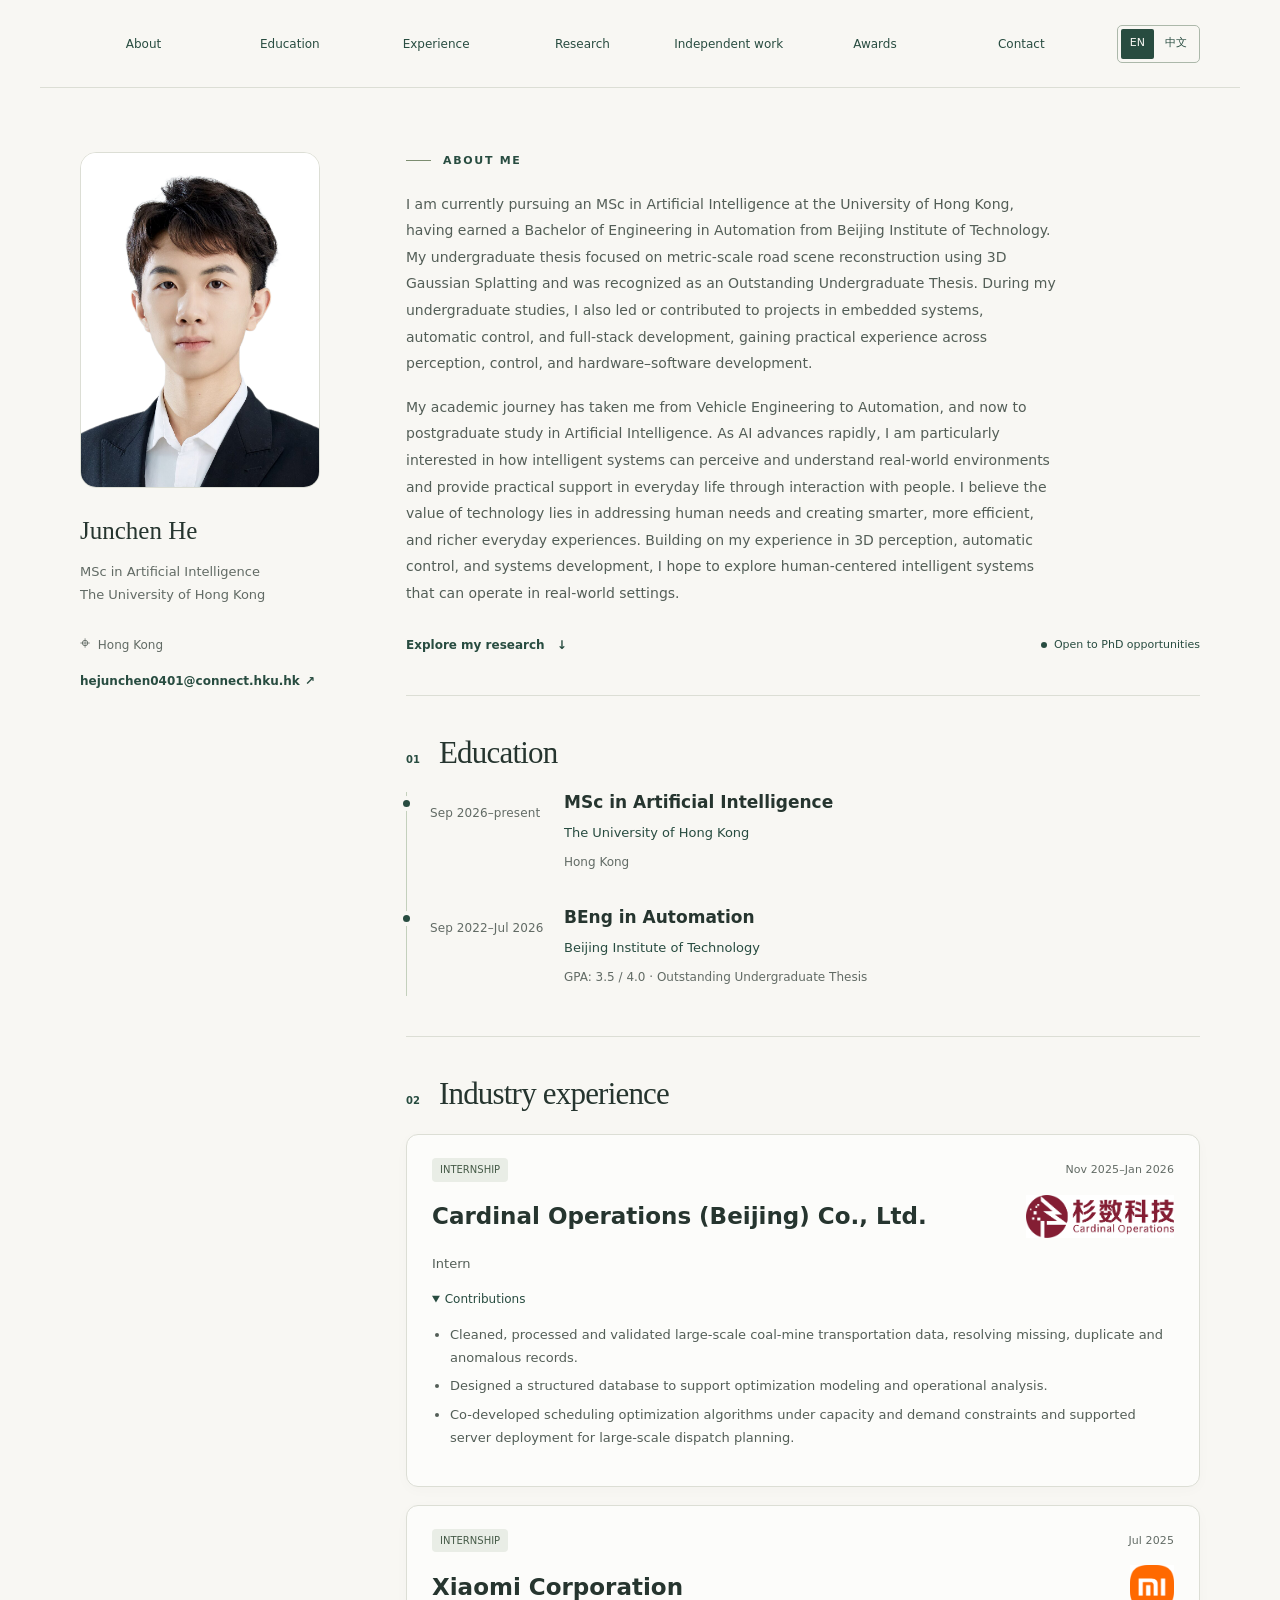
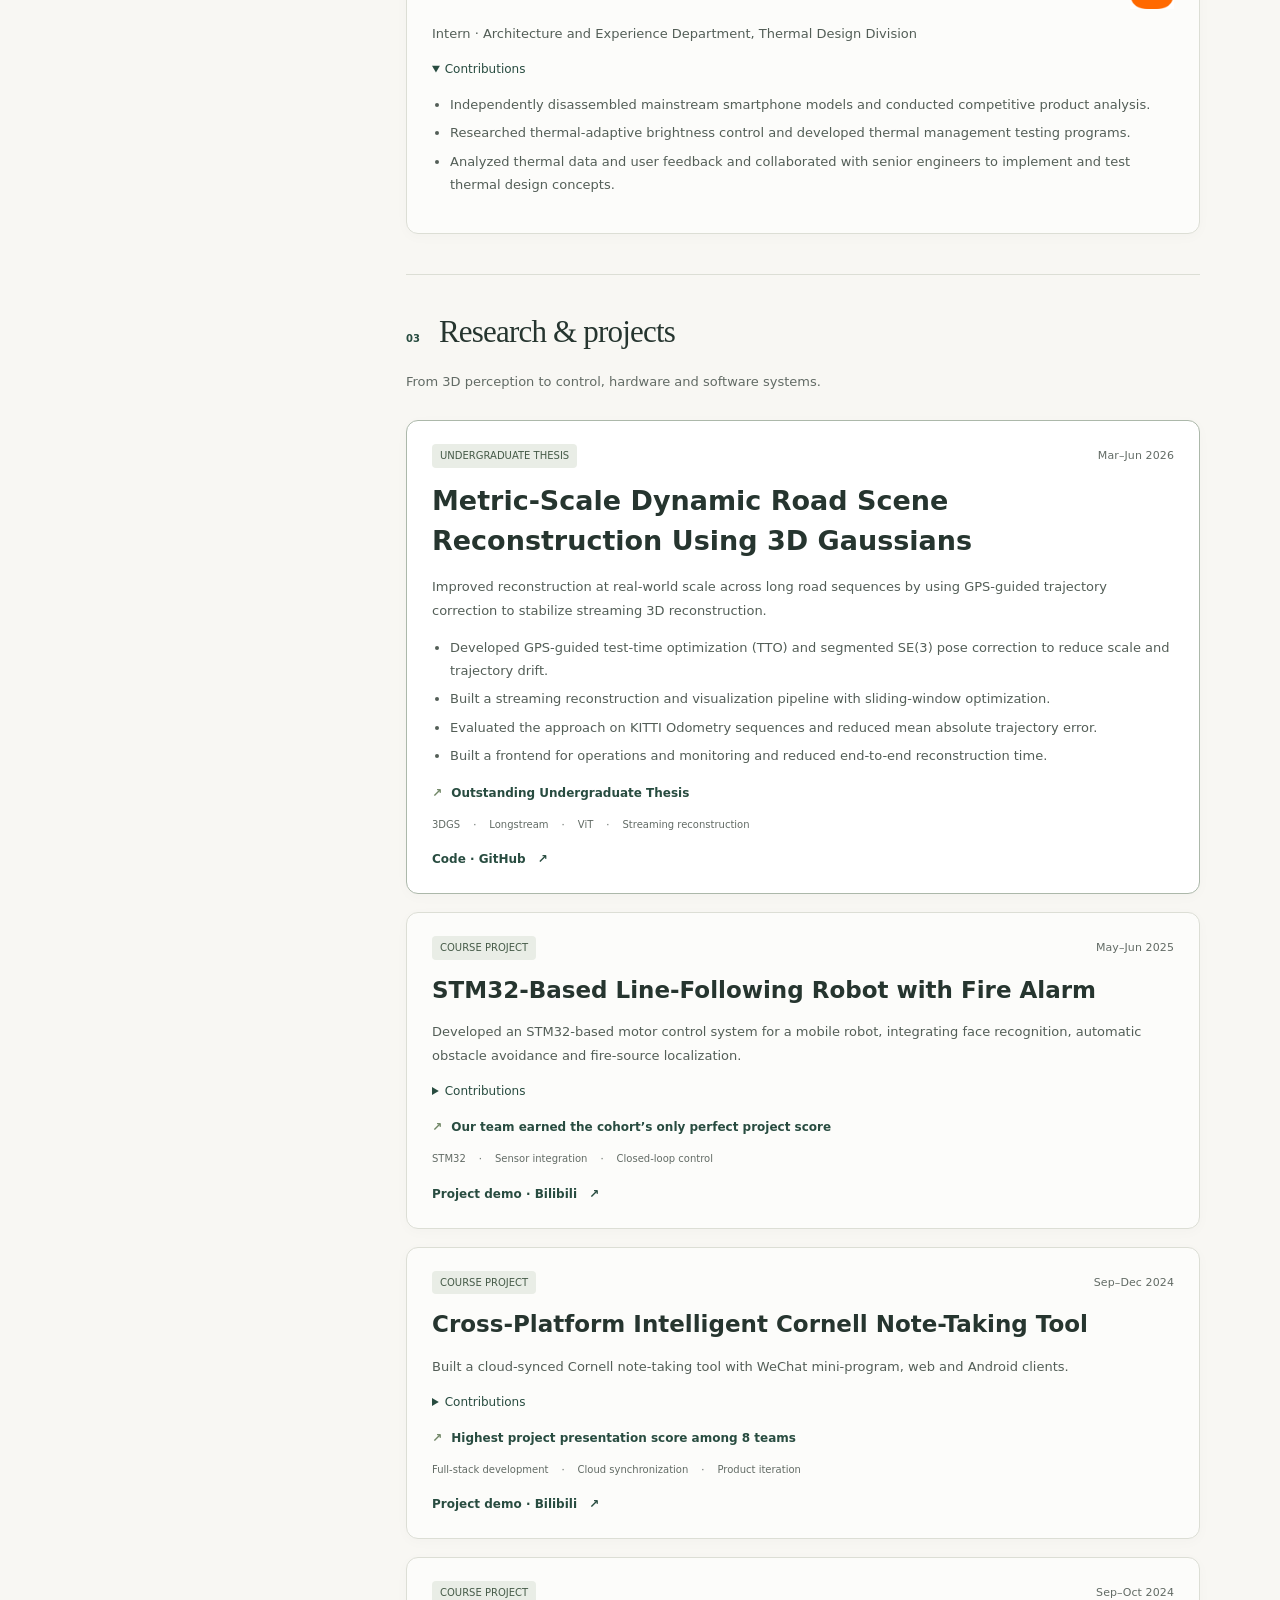
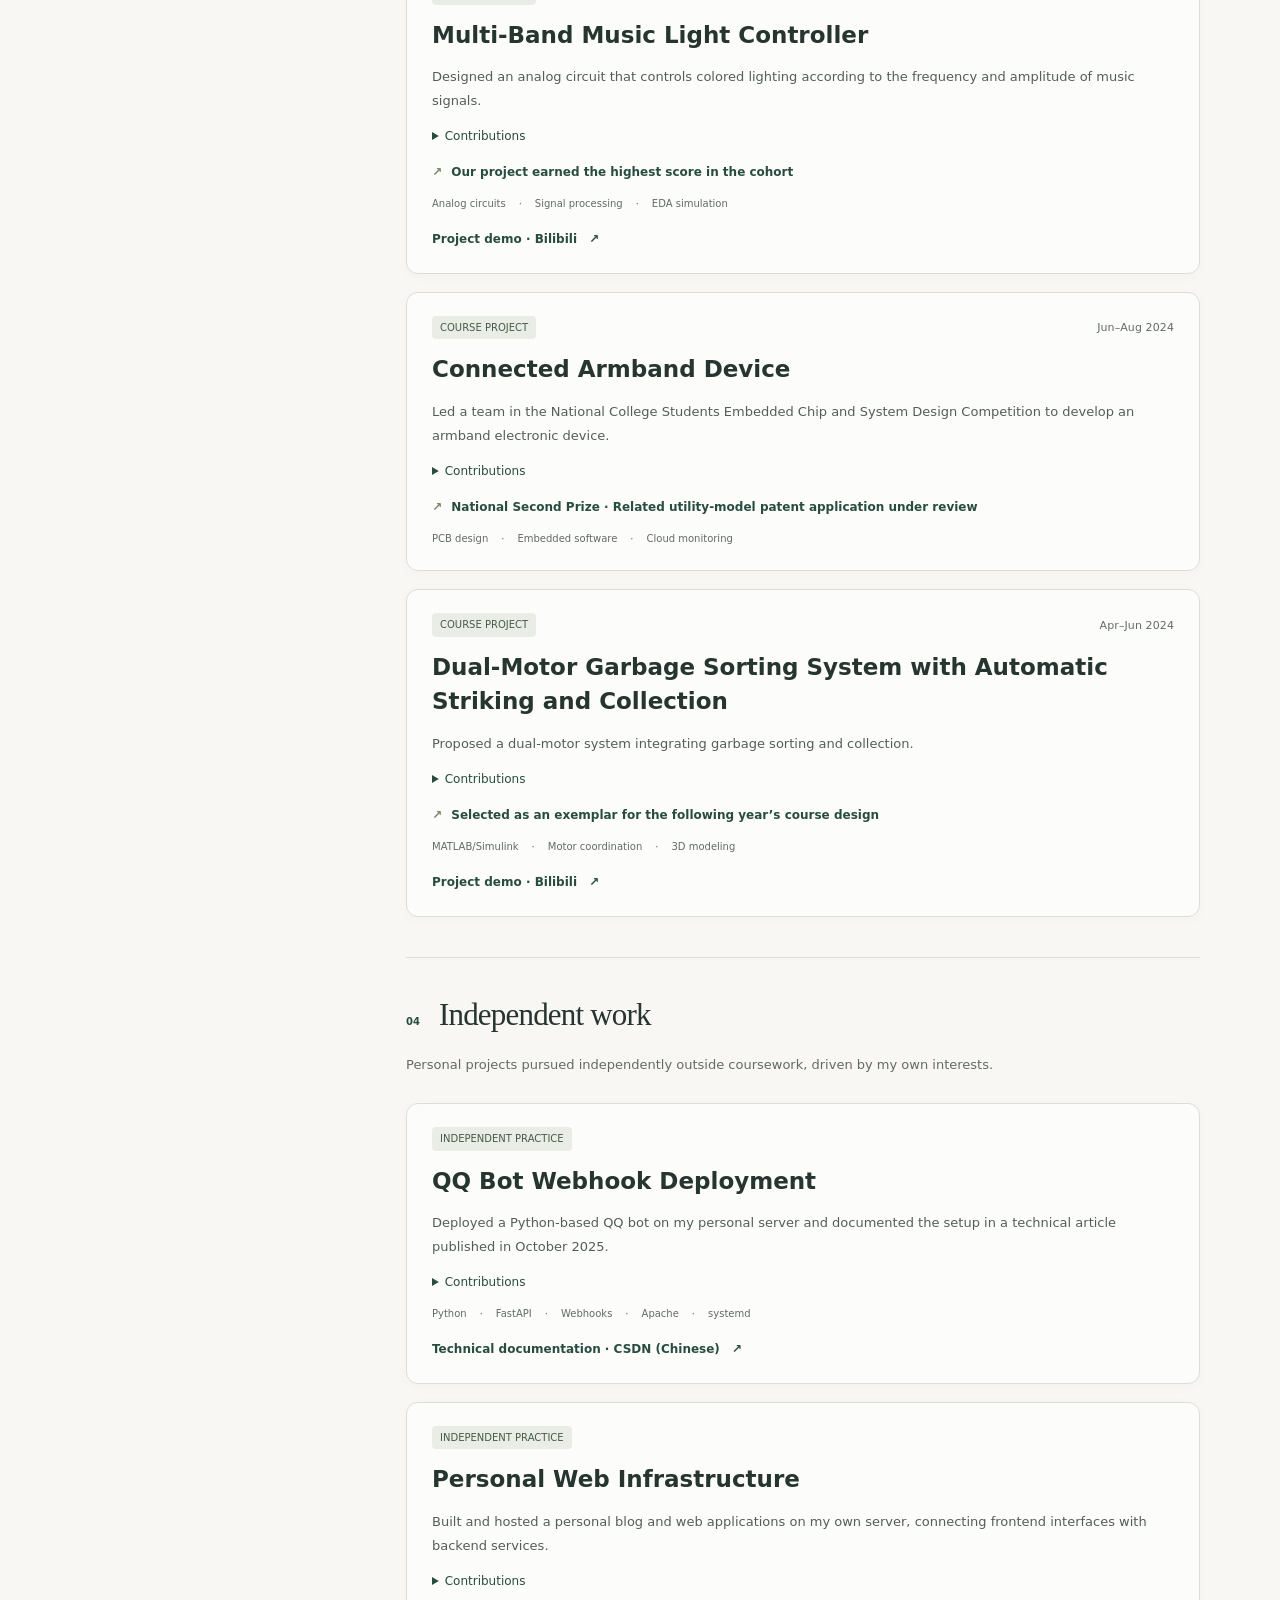
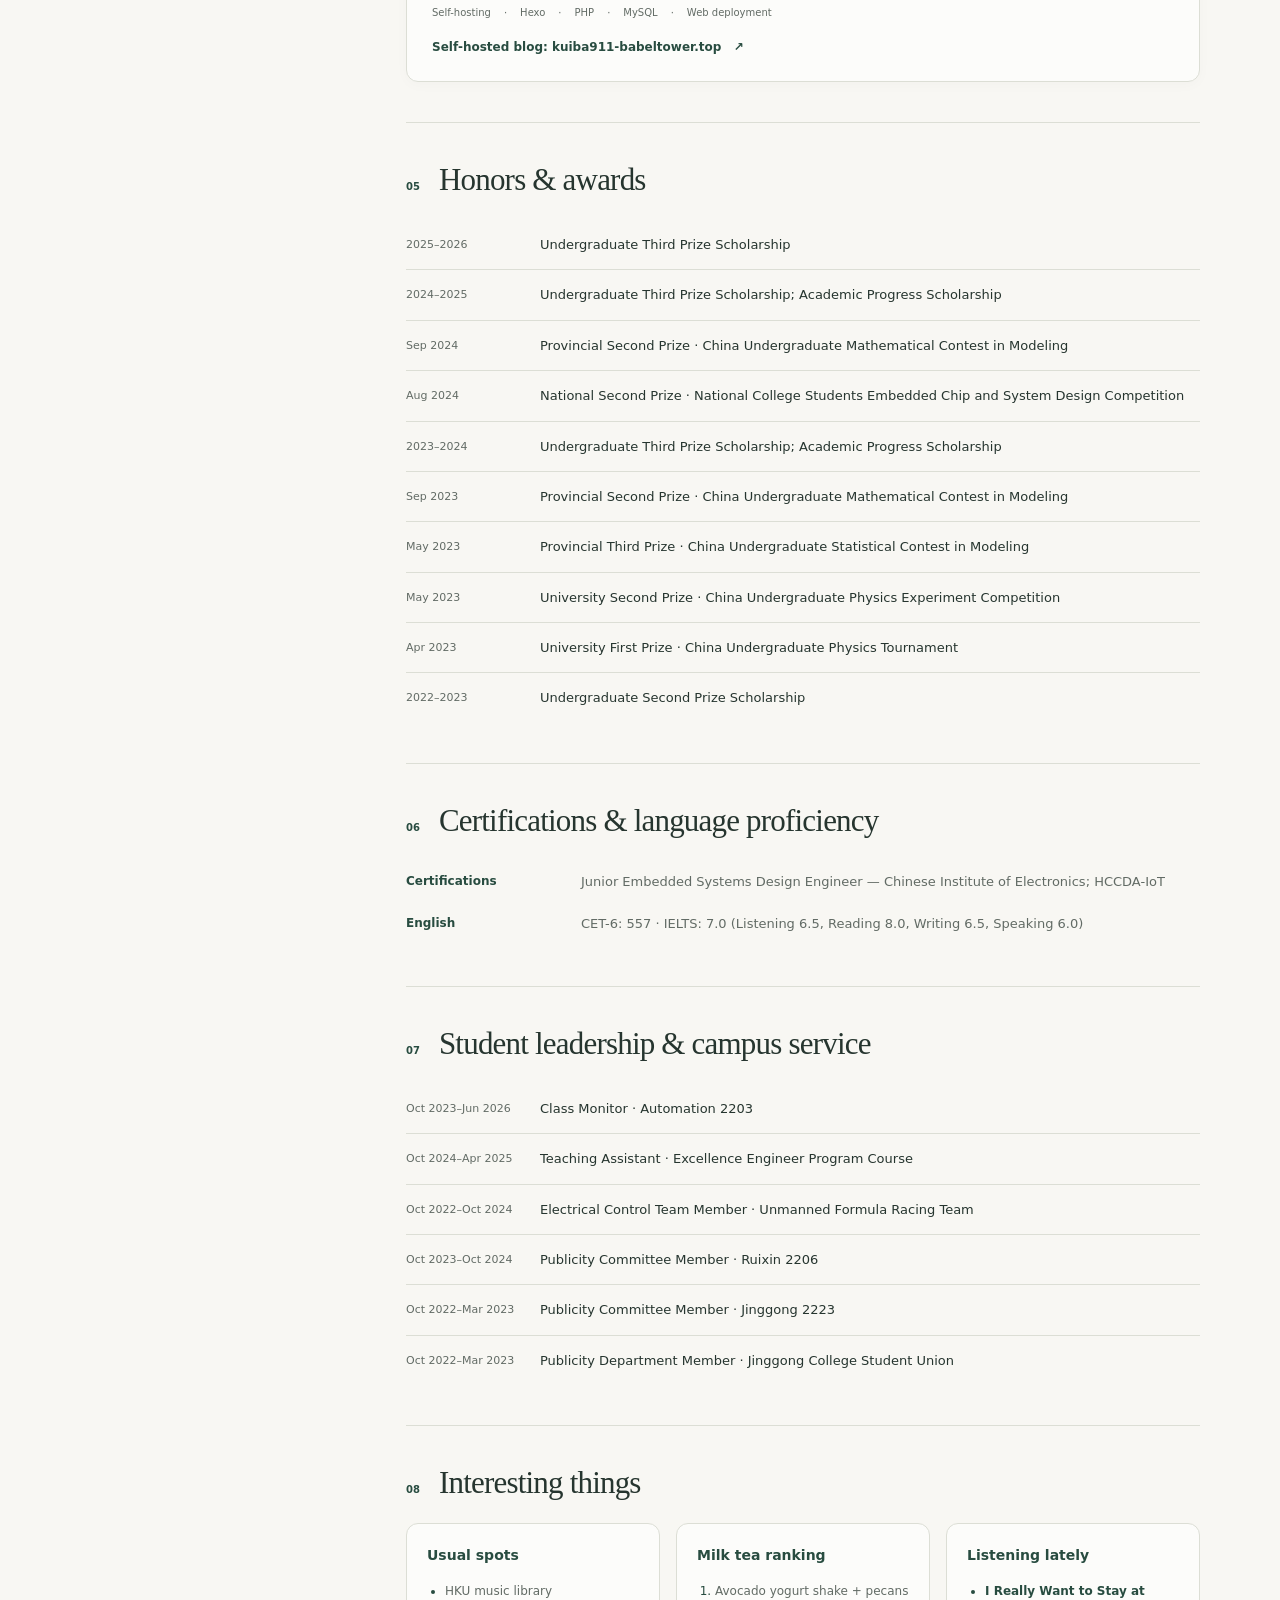
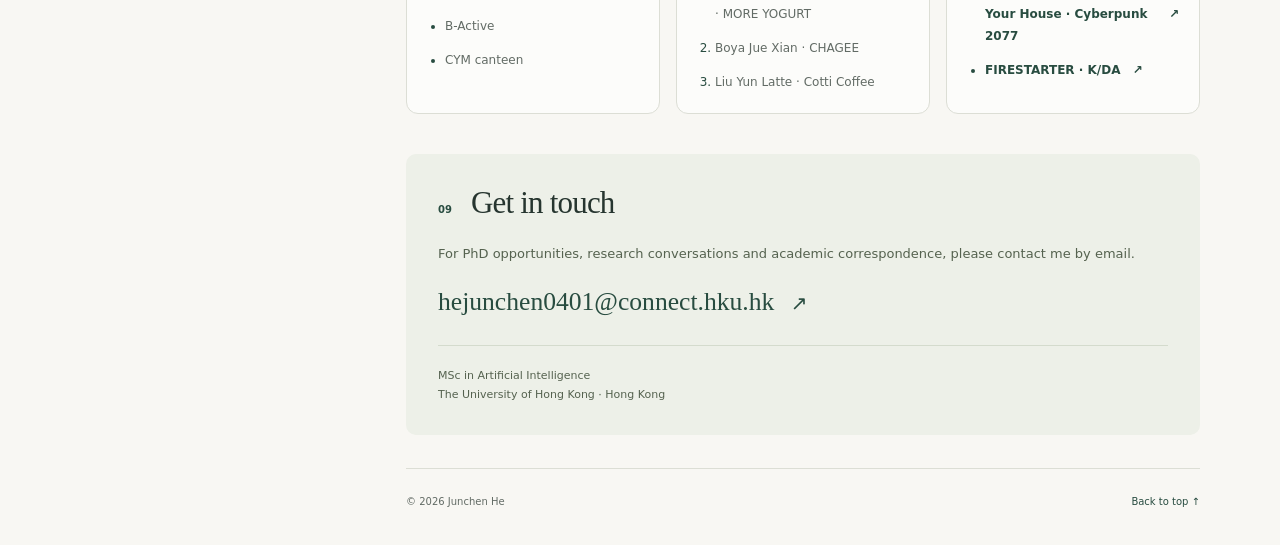
<file: index.html>
<!doctype html>
<html lang="en"><head><meta charset="utf-8"><meta name="viewport" content="width=device-width, initial-scale=1"><title>Junchen He · Research & Academic Profile</title><meta name="description" content="Junchen He, MSc in Artificial Intelligence student at HKU. Interested in spatial intelligence, embodied interaction and deployable interactive systems, with experience in 3D reconstruction and embedded engineering."><meta name="theme-color" content="#243e35"><link rel="icon" href="favicon.svg" type="image/svg+xml"><link rel="stylesheet" href="styles.css"><script defer src="content.js"></script><script defer src="render.js"></script><script defer src="site.js"></script></head>
<body id="top" data-page="home"><a class="skip-link" href="#main">Skip to content</a><header class="site-header wrap"><div id="header-content"><nav aria-label="Main navigation"><a href="#about">About</a><a href="#education">Education</a><a href="#experience">Experience</a><a href="#work">Research</a><a href="#systems">Independent work</a><a href="#awards">Awards</a><a href="#contact">Contact</a></nav></div><div class="language-switch" role="group" aria-label="Language"><button type="button" data-language="en" aria-pressed="true" lang="en">EN</button><button type="button" data-language="zh" aria-pressed="false" lang="zh-CN">中文</button></div></header><span class="sr-only" id="language-status" role="status" aria-live="polite"></span><div class="layout wrap"><aside class="profile" id="profile" aria-label="Profile at a glance"><img class="portrait" src="images/portrait.png" alt="Junchen He" width="857" height="1200" decoding="async"><p class="profile-name">Junchen He</p><p class="profile-role">MSc in Artificial Intelligence<br>The University of Hong Kong</p><p class="location"><span aria-hidden="true">⌖</span> Hong Kong</p><a class="text-link" href="mailto:hejunchen0401@connect.hku.hk">hejunchen0401@connect.hku.hk <span aria-hidden="true">↗</span></a></aside><main id="main" tabindex="-1"><section class="intro" id="about" aria-labelledby="about-heading"><h1 class="eyebrow" id="about-heading"><span class="tiny-rule" aria-hidden="true"></span>ABOUT ME</h1><p>I am currently pursuing an MSc in Artificial Intelligence at the University of Hong Kong, having earned a Bachelor of Engineering in Automation from Beijing Institute of Technology. My undergraduate thesis focused on metric-scale road scene reconstruction using 3D Gaussian Splatting and was recognized as an Outstanding Undergraduate Thesis. During my undergraduate studies, I also led or contributed to projects in embedded systems, automatic control, and full-stack development, gaining practical experience across perception, control, and hardware–software development.</p><p>My academic journey has taken me from Vehicle Engineering to Automation, and now to postgraduate study in Artificial Intelligence. As AI advances rapidly, I am particularly interested in how intelligent systems can perceive and understand real-world environments and provide practical support in everyday life through interaction with people. I believe the value of technology lies in addressing human needs and creating smarter, more efficient, and richer everyday experiences. Building on my experience in 3D perception, automatic control, and systems development, I hope to explore human-centered intelligent systems that can operate in real-world settings.</p><div class="intro-footer"><a class="text-link" href="#work">Explore my research <span aria-hidden="true">↓</span></a><span class="availability"><i aria-hidden="true"></i>Open to PhD opportunities</span></div></section><section class="section " id="education" aria-labelledby="education-heading"><div class="section-heading"><span class="section-number" aria-hidden="true">01</span><h2 id="education-heading">Education</h2></div><article class="education-entry"><p class="date">Sep 2026–present</p><div><h3>MSc in Artificial Intelligence</h3><p class="institution">The University of Hong Kong</p><p class="muted">Hong Kong</p></div></article><article class="education-entry"><p class="date">Sep 2022–Jul 2026</p><div><h3>BEng in Automation</h3><p class="institution">Beijing Institute of Technology</p><p class="muted">GPA: 3.5 / 4.0 · Outstanding Undergraduate Thesis</p></div></article></section><section class="section " id="experience" aria-labelledby="experience-heading"><div class="section-heading"><span class="section-number" aria-hidden="true">02</span><h2 id="experience-heading">Industry experience</h2></div><div class="project-list"><article class="work-entry"><div class="work-meta"><span class="tag">INTERNSHIP</span><span class="date">Nov 2025–Jan 2026</span></div><div class="experience-heading"><h3 class="project-title">Cardinal Operations (Beijing) Co., Ltd.</h3><img class="company-logo" src="images/cardinal_operations.png" alt="Cardinal Operations (Beijing) Co., Ltd." loading="lazy" decoding="async"></div><p class="work-description role-label">Intern</p><details open><summary>Contributions</summary><ul class="contributions"><li>Cleaned, processed and validated large-scale coal-mine transportation data, resolving missing, duplicate and anomalous records.</li><li>Designed a structured database to support optimization modeling and operational analysis.</li><li>Co-developed scheduling optimization algorithms under capacity and demand constraints and supported server deployment for large-scale dispatch planning.</li></ul></details></article><article class="work-entry"><div class="work-meta"><span class="tag">INTERNSHIP</span><span class="date">Jul 2025</span></div><div class="experience-heading"><h3 class="project-title">Xiaomi Corporation</h3><img class="company-logo" src="images/xiaomi.png" alt="Xiaomi Corporation" loading="lazy" decoding="async"></div><p class="work-description role-label">Intern · Architecture and Experience Department, Thermal Design Division</p><details open><summary>Contributions</summary><ul class="contributions"><li>Independently disassembled mainstream smartphone models and conducted competitive product analysis.</li><li>Researched thermal-adaptive brightness control and developed thermal management testing programs.</li><li>Analyzed thermal data and user feedback and collaborated with senior engineers to implement and test thermal design concepts.</li></ul></details></article></div></section><section class="section " id="work" aria-labelledby="work-heading"><div class="section-heading"><span class="section-number" aria-hidden="true">03</span><h2 id="work-heading">Research &amp; projects</h2></div><p class="section-lede">From 3D perception to control, hardware and software systems.</p><div class="project-list"><article class="work-entry featured-work"><div class="work-meta"><span class="tag">UNDERGRADUATE THESIS</span><span class="date">Mar–Jun 2026</span></div><h3 class="project-title">Metric-Scale Dynamic Road Scene Reconstruction Using 3D Gaussians</h3><p class="work-description">Improved reconstruction at real-world scale across long road sequences by using GPS-guided trajectory correction to stabilize streaming 3D reconstruction.</p><ul class="contributions"><li>Developed GPS-guided test-time optimization (TTO) and segmented SE(3) pose correction to reduce scale and trajectory drift.</li><li>Built a streaming reconstruction and visualization pipeline with sliding-window optimization.</li><li>Evaluated the approach on KITTI Odometry sequences and reduced mean absolute trajectory error.</li><li>Built a frontend for operations and monitoring and reduced end-to-end reconstruction time.</li></ul><p class="outcome"><span aria-hidden="true">↗</span> Outstanding Undergraduate Thesis</p><ul class="keywords"><li>3DGS</li><li>Longstream</li><li>ViT</li><li>Streaming reconstruction</li></ul><div class="resource-links"><a class="text-link" href="https://github.com/Space-ash/LongStream-kit" target="_blank" rel="noopener noreferrer">Code · GitHub <span aria-hidden="true">↗</span></a></div></article><article class="work-entry"><div class="work-meta"><span class="tag">COURSE PROJECT</span><span class="date">May–Jun 2025</span></div><h3 class="project-title">STM32-Based Line-Following Robot with Fire Alarm</h3><p class="work-description">Developed an STM32-based motor control system for a mobile robot, integrating face recognition, automatic obstacle avoidance and fire-source localization.</p><details><summary>Contributions</summary><ul class="contributions"><li>Led the team, coordinated project progress and task assignments, integrated sensors and designed the perception system.</li><li>Designed closed-loop motor control, line-following and fire-source identification algorithms.</li><li>Recorded and edited demonstration videos and led the final project presentation.</li></ul></details><p class="outcome"><span aria-hidden="true">↗</span> Our team earned the cohort’s only perfect project score</p><ul class="keywords"><li>STM32</li><li>Sensor integration</li><li>Closed-loop control</li></ul><div class="resource-links"><a class="text-link" href="https://www.bilibili.com/video/BV16P2NYBEnc/?share_source=copy_web&amp;vd_source=08a183dab5ecb4888afbb9c3f689d0e8" target="_blank" rel="noopener noreferrer">Project demo · Bilibili <span aria-hidden="true">↗</span></a></div></article><article class="work-entry"><div class="work-meta"><span class="tag">COURSE PROJECT</span><span class="date">Sep–Dec 2024</span></div><h3 class="project-title">Cross-Platform Intelligent Cornell Note-Taking Tool</h3><p class="work-description">Built a cloud-synced Cornell note-taking tool with WeChat mini-program, web and Android clients.</p><details><summary>Contributions</summary><ul class="contributions"><li>Led the team, coordinated development tasks and timelines, and designed the server and database architecture for cloud synchronization.</li><li>Developed the WeChat mini-program frontend and backend, along with the web application backend.</li><li>Conducted user testing, iterated on product quality and led the product presentation at the end-of-course launch event.</li></ul></details><p class="outcome"><span aria-hidden="true">↗</span> Highest project presentation score among 8 teams</p><ul class="keywords"><li>Full-stack development</li><li>Cloud synchronization</li><li>Product iteration</li></ul><div class="resource-links"><a class="text-link" href="https://www.bilibili.com/video/BV1NYzAYxEih/?share_source=copy_web&amp;vd_source=08a183dab5ecb4888afbb9c3f689d0e8" target="_blank" rel="noopener noreferrer">Project demo · Bilibili <span aria-hidden="true">↗</span></a></div></article><article class="work-entry"><div class="work-meta"><span class="tag">COURSE PROJECT</span><span class="date">Sep–Oct 2024</span></div><h3 class="project-title">Multi-Band Music Light Controller</h3><p class="work-description">Designed an analog circuit that controls colored lighting according to the frequency and amplitude of music signals.</p><details><summary>Contributions</summary><ul class="contributions"><li>Designed sixth-order filters to separate low, mid and high-frequency bands, along with precision rectification and amplification circuits.</li><li>Implemented a 20 mV discrimination circuit and an AC-to-DC regulated power supply.</li><li>Validated the design through EDA simulation and physical circuit debugging.</li></ul></details><p class="outcome"><span aria-hidden="true">↗</span> Our project earned the highest score in the cohort</p><ul class="keywords"><li>Analog circuits</li><li>Signal processing</li><li>EDA simulation</li></ul><div class="resource-links"><a class="text-link" href="https://www.bilibili.com/video/BV16P2NYBEnc/?share_source=copy_web&amp;vd_source=08a183dab5ecb4888afbb9c3f689d0e8" target="_blank" rel="noopener noreferrer">Project demo · Bilibili <span aria-hidden="true">↗</span></a></div></article><article class="work-entry"><div class="work-meta"><span class="tag">COURSE PROJECT</span><span class="date">Jun–Aug 2024</span></div><h3 class="project-title">Connected Armband Device</h3><p class="work-description">Led a team in the National College Students Embedded Chip and System Design Competition to develop an armband electronic device.</p><details><summary>Contributions</summary><ul class="contributions"><li>Independently designed the PCB and developed embedded software for hardware compatibility.</li><li>Deployed a cloud monitoring system and built mini-program and web interfaces to display device information.</li></ul></details><p class="outcome"><span aria-hidden="true">↗</span> National Second Prize · Related utility-model patent application under review</p><ul class="keywords"><li>PCB design</li><li>Embedded software</li><li>Cloud monitoring</li></ul></article><article class="work-entry"><div class="work-meta"><span class="tag">COURSE PROJECT</span><span class="date">Apr–Jun 2024</span></div><h3 class="project-title">Dual-Motor Garbage Sorting System with Automatic Striking and Collection</h3><p class="work-description">Proposed a dual-motor system integrating garbage sorting and collection.</p><details><summary>Contributions</summary><ul class="contributions"><li>Led the team in MATLAB/Simulink modeling and algorithm validation, and designed the dual-motor coordination system.</li><li>Modeled the sorting turntable in SolidWorks, then 3D-printed and integrated it into the system.</li><li>Led the final project presentation and recorded and edited demonstration videos.</li></ul></details><p class="outcome"><span aria-hidden="true">↗</span> Selected as an exemplar for the following year’s course design</p><ul class="keywords"><li>MATLAB/Simulink</li><li>Motor coordination</li><li>3D modeling</li></ul><div class="resource-links"><a class="text-link" href="https://www.bilibili.com/video/BV1e4421Q74z/?share_source=copy_web&amp;vd_source=08a183dab5ecb4888afbb9c3f689d0e8" target="_blank" rel="noopener noreferrer">Project demo · Bilibili <span aria-hidden="true">↗</span></a></div></article></div></section><section class="section " id="systems" aria-labelledby="systems-heading"><div class="section-heading"><span class="section-number" aria-hidden="true">04</span><h2 id="systems-heading">Independent work</h2></div><p class="section-lede">Personal projects pursued independently outside coursework, driven by my own interests.</p><div class="project-list"><article class="work-entry"><div class="work-meta"><span class="tag">INDEPENDENT PRACTICE</span></div><h3 class="project-title">QQ Bot Webhook Deployment</h3><p class="work-description">Deployed a Python-based QQ bot on my personal server and documented the setup in a technical article published in October 2025.</p><details><summary>Contributions</summary><ul class="contributions"><li>Integrated the official QQ bot Python SDK with a FastAPI Webhook endpoint for callback validation, signature verification and message-event dispatch.</li><li>Configured HTTPS callbacks and Apache reverse proxying; ran the Uvicorn service under systemd with automatic restarts and diagnostic logs.</li><li>Adapted incoming message payloads for SDK handlers and tested private-message replies.</li></ul></details><ul class="keywords"><li>Python</li><li>FastAPI</li><li>Webhooks</li><li>Apache</li><li>systemd</li></ul><div class="resource-links"><a class="text-link" href="https://blog.csdn.net/weixin_72479216/article/details/153705092" target="_blank" rel="noopener noreferrer">Technical documentation · CSDN (Chinese) <span aria-hidden="true">↗</span></a></div></article><article class="work-entry"><div class="work-meta"><span class="tag">INDEPENDENT PRACTICE</span></div><h3 class="project-title">Personal Web Infrastructure</h3><p class="work-description">Built and hosted a personal blog and web applications on my own server, connecting frontend interfaces with backend services.</p><details><summary>Contributions</summary><ul class="contributions"><li>Set up a Hexo blog with the Redefine theme and organized the blog, Cornell note-taking services and bot deployment under separate subdomains.</li><li>Deployed web and mini-program backend endpoints for the Cornell tool, including PHP/MySQL services for accounts and notes.</li><li>Deployed a small Minecraft server to support multiplayer sessions.</li></ul></details><ul class="keywords"><li>Self-hosting</li><li>Hexo</li><li>PHP</li><li>MySQL</li><li>Web deployment</li></ul><div class="resource-links"><a class="text-link" href="http://kuiba911-babeltower.top/" target="_blank" rel="noopener noreferrer">Self-hosted blog: kuiba911-babeltower.top <span aria-hidden="true">↗</span></a></div></article></div></section><section class="section " id="awards" aria-labelledby="awards-heading"><div class="section-heading"><span class="section-number" aria-hidden="true">05</span><h2 id="awards-heading">Honors &amp; awards</h2></div><dl class="record-list"><div><dt>2025–2026</dt><dd>Undergraduate Third Prize Scholarship</dd></div><div><dt>2024–2025</dt><dd>Undergraduate Third Prize Scholarship; Academic Progress Scholarship</dd></div><div><dt>Sep 2024</dt><dd>Provincial Second Prize · China Undergraduate Mathematical Contest in Modeling</dd></div><div><dt>Aug 2024</dt><dd>National Second Prize · National College Students Embedded Chip and System Design Competition</dd></div><div><dt>2023–2024</dt><dd>Undergraduate Third Prize Scholarship; Academic Progress Scholarship</dd></div><div><dt>Sep 2023</dt><dd>Provincial Second Prize · China Undergraduate Mathematical Contest in Modeling</dd></div><div><dt>May 2023</dt><dd>Provincial Third Prize · China Undergraduate Statistical Contest in Modeling</dd></div><div><dt>May 2023</dt><dd>University Second Prize · China Undergraduate Physics Experiment Competition</dd></div><div><dt>Apr 2023</dt><dd>University First Prize · China Undergraduate Physics Tournament</dd></div><div><dt>2022–2023</dt><dd>Undergraduate Second Prize Scholarship</dd></div></dl></section><section class="section " id="skills" aria-labelledby="skills-heading"><div class="section-heading"><span class="section-number" aria-hidden="true">06</span><h2 id="skills-heading">Certifications &amp; language proficiency</h2></div><dl class="skill-list"><div><dt>Certifications</dt><dd>Junior Embedded Systems Design Engineer — Chinese Institute of Electronics; HCCDA-IoT</dd></div><div><dt>English</dt><dd>CET-6: 557 · IELTS: 7.0 (Listening 6.5, Reading 8.0, Writing 6.5, Speaking 6.0)</dd></div></dl></section><section class="section " id="service" aria-labelledby="service-heading"><div class="section-heading"><span class="section-number" aria-hidden="true">07</span><h2 id="service-heading">Student leadership &amp; campus service</h2></div><dl class="record-list"><div><dt>Oct 2023–Jun 2026</dt><dd>Class Monitor · Automation 2203</dd></div><div><dt>Oct 2024–Apr 2025</dt><dd>Teaching Assistant · Excellence Engineer Program Course</dd></div><div><dt>Oct 2022–Oct 2024</dt><dd>Electrical Control Team Member · Unmanned Formula Racing Team</dd></div><div><dt>Oct 2023–Oct 2024</dt><dd>Publicity Committee Member · Ruixin 2206</dd></div><div><dt>Oct 2022–Mar 2023</dt><dd>Publicity Committee Member · Jinggong 2223</dd></div><div><dt>Oct 2022–Mar 2023</dt><dd>Publicity Department Member · Jinggong College Student Union</dd></div></dl></section><section class="section " id="interesting" aria-labelledby="interesting-heading"><div class="section-heading"><span class="section-number" aria-hidden="true">08</span><h2 id="interesting-heading">Interesting things</h2></div><div class="interesting-grid"><article class="interesting-card"><h3>Usual spots</h3><ul><li>HKU music library</li><li>B-Active</li><li>CYM canteen</li></ul></article><article class="interesting-card"><h3>Milk tea ranking</h3><ol><li>Avocado yogurt shake + pecans · MORE YOGURT</li><li>Boya Jue Xian · CHAGEE</li><li>Liu Yun Latte · Cotti Coffee</li></ol></article><article class="interesting-card"><h3>Listening lately</h3><ul><li><a class="text-link" href="https://open.spotify.com/track/7mykoq6R3BArsSpNDjFQTm?si=a14713109c204878" target="_blank" rel="noopener noreferrer">I Really Want to Stay at Your House · Cyberpunk 2077 <span aria-hidden="true">↗</span></a></li><li><a class="text-link" href="https://open.spotify.com/track/6UeSC8jEhf9XmUL8EX2rni?si=907ef39254104ff2" target="_blank" rel="noopener noreferrer">FIRESTARTER · K/DA <span aria-hidden="true">↗</span></a></li></ul></article></div></section><section class="section contact" id="contact" aria-labelledby="contact-heading"><div class="section-heading"><span class="section-number" aria-hidden="true">09</span><h2 id="contact-heading">Get in touch</h2></div><p>For PhD opportunities, research conversations and academic correspondence, please contact me by email.</p><a class="contact-email" href="mailto:hejunchen0401@connect.hku.hk">hejunchen0401@connect.hku.hk <span aria-hidden="true">↗</span></a><div class="contact-details"><p>MSc in Artificial Intelligence<br>The University of Hong Kong · Hong Kong</p></div></section><footer><span>© 2026 Junchen He</span><a href="#top">Back to top ↑</a></footer></main></div></body></html>
</file>
<file: styles.css>
:root{--paper:#f8f7f3;--ink:#26352f;--green:#284c40;--muted:#626b65;--line:#dcded5;--soft:#e9ede6;--serif:Georgia,'Times New Roman',serif;--sans:system-ui,-apple-system,BlinkMacSystemFont,'Segoe UI',sans-serif}
*{box-sizing:border-box}html{scroll-behavior:smooth;scroll-padding-top:24px}body{margin:0;background:var(--paper);color:var(--ink);font-family:var(--sans);font-size:15px;line-height:1.75;-webkit-font-smoothing:antialiased}a{color:var(--green);text-decoration-thickness:1px;text-underline-offset:5px}a:hover{color:#152c23;text-decoration:underline}a:focus-visible,button:focus-visible{outline:3px solid #9d6335;outline-offset:5px}p{margin:0 0 17px}h1,h2,h3,h4{margin:0;line-height:1.25;font-weight:500}h1,h2{font-family:var(--serif)}h1{font-size:clamp(44px,5.7vw,72px);letter-spacing:-2.8px;margin:14px 0 22px}h2{font-size:31px;letter-spacing:-.8px}h3{font-size:17px;font-weight:600}h4{font-family:var(--serif);font-size:23px;letter-spacing:-.35px;margin:13px 0 9px}.wrap{max-width:1200px;margin:auto;padding-left:40px;padding-right:40px}.muted{color:var(--muted)}.small-note{font-size:12px;color:var(--muted);line-height:1.65}.eyebrow,.group-label{font-size:10px;font-weight:650;letter-spacing:1.7px}.eyebrow{color:var(--green)}.template-notice{background:var(--soft);text-align:center;font-size:10px;letter-spacing:1.2px;padding:8px 20px;color:#425549}.template-notice span{letter-spacing:0;font-size:11px;margin-left:14px}.layout{display:grid;grid-template-columns:240px minmax(0,1fr);gap:86px;padding-top:64px}.profile{position:sticky;top:32px;align-self:start;padding-bottom:40px}.monogram,.portrait{width:100%;height:238px;object-fit:cover;border-radius:3px}.monogram{position:relative;overflow:hidden;background:#e3e8de;display:grid;place-items:center;margin-bottom:28px;border:1px solid #d7decf}.monogram:before,.monogram:after{content:'';position:absolute;width:280px;height:280px;border:1px solid #b6c2ad;border-radius:50%;right:-120px;top:-60px}.monogram:after{right:-87px;top:-27px}.monogram span{font-family:var(--serif);font-size:71px;font-style:italic;font-weight:400;letter-spacing:-6px;z-index:1;color:#405440;margin-top:-15px}.monogram small{position:absolute;bottom:18px;left:21px;font-size:8px;letter-spacing:2px;color:#4c604b}.monogram i{position:absolute;width:30px;height:1px;background:#73856b;bottom:43px;left:21px}.portrait{margin-bottom:28px}.profile-name{font-family:var(--serif);font-size:25px;line-height:1.2;margin-bottom:14px}.profile-role{font-size:13px;line-height:1.8;color:var(--muted)}.location{font-size:12px;color:var(--muted);margin:20px 0 9px}.location span{font-size:18px;margin-right:4px}.text-link{display:inline-flex;gap:12px;align-items:center;font-size:12px;font-weight:550;text-decoration:none;overflow-wrap:anywhere}.profile .text-link{gap:5px}.profile .small-note{margin-top:5px;font-size:10px}.button{display:flex;justify-content:space-between;align-items:center;gap:24px;min-height:44px;padding:9px 15px;font-size:12px;font-weight:550;text-decoration:none;border-radius:3px}.button-outline{border:1px solid #acb8aa;max-width:208px;margin-top:25px}.button:hover{background:var(--soft)}.intro{padding-top:0;padding-bottom:39px}.intro>.eyebrow{display:flex;align-items:center;gap:12px;margin-bottom:21px}.tiny-rule{display:inline-block;height:1px;width:25px;background:#7c8d70}.intro>p{color:#535e57;font-size:14px;line-height:1.9;max-width:650px}.intro-footer{display:flex;align-items:center;justify-content:space-between;gap:20px;margin-top:28px;font-size:11px}.section{padding-top:38px;margin-bottom:40px;border-top:1px solid var(--line)}.section-heading{display:flex;gap:19px;align-items:baseline;margin-bottom:20px}.section-number{font-size:10px;font-weight:600;color:#77836d;font-variant-numeric:lining-nums tabular-nums}.section-lede{color:var(--muted);font-size:13px;margin-bottom:26px}.interests{display:grid;grid-template-columns:repeat(3,minmax(0,1fr));gap:23px}.interests article{border-top:2px solid #a9b5a0;padding-top:17px}.interest-marker{color:#7c8c6c;font-size:19px;display:block;margin-bottom:15px}.interests h3{font-size:14px;margin-bottom:10px}.interests p{font-size:12px;color:var(--muted);line-height:1.8}.education-entry{display:grid;grid-template-columns:116px minmax(0,1fr);gap:18px;margin-top:27px}.date{color:var(--muted);font-size:11px;letter-spacing:.1px;font-variant-numeric:lining-nums tabular-nums}.education-entry>.date{padding-top:3px}.education-entry p{font-size:12px;margin:8px 0}.education-entry .institution{color:var(--green);font-size:13px}.work-group{margin-top:28px}.group-label{font-family:var(--sans);color:var(--muted);margin-bottom:10px;line-height:1.5}.work-entry{padding:23px 0 25px;border-bottom:1px solid var(--line)}.work-entry:last-child{border-bottom:0;padding-bottom:0}.work-meta{display:flex;align-items:center;justify-content:space-between;gap:15px}.tag{background:var(--soft);padding:3px 8px;font-size:10px;color:#465b48;border-radius:2px}.work-entry p{font-size:12px;margin:6px 0}.work-entry .work-description{font-size:13px;line-height:1.85;margin:13px 0;color:#535e57}.work-entry .small-note{font-size:11px}.keywords{display:flex;gap:13px;list-style:none;margin:12px 0 0;padding:0;flex-wrap:wrap;font-size:10px;color:var(--muted)}.keywords li+li:before{content:'·';padding-right:13px}.contact{background:#edf0e8;border:0;padding:30px 32px;border-radius:3px;margin-top:20px;margin-bottom:33px}.contact p{font-size:13px;color:#55624f}.contact-email{font-family:var(--serif);font-size:clamp(18px,2.2vw,28px);text-decoration:none;overflow-wrap:anywhere;line-height:1.5}.contact-email span{font-family:var(--sans);font-size:20px;margin-left:10px}.contact .small-note{font-size:10px;margin:9px 0 20px}.contact-details{display:flex;justify-content:space-between;gap:22px;border-top:1px solid #d4dbcd;padding-top:20px}.contact-details p{font-size:11px;margin-bottom:0}footer{display:flex;justify-content:space-between;align-items:center;border-top:1px solid var(--line);padding:24px 0 35px;font-size:10px;color:var(--muted)}footer a{text-decoration:none}.skip-link{position:fixed;left:16px;top:-80px;background:var(--ink);color:white;padding:10px 20px;z-index:10}.skip-link:focus{top:10px;color:white}
@media(min-width:1450px){.layout{gap:100px}}@media(max-width:1000px){.wrap{padding-left:28px;padding-right:28px}.layout{grid-template-columns:210px minmax(0,1fr);gap:45px}.monogram,.portrait{height:210px}.interests{gap:16px}.contact{padding:25px}.education-entry{grid-template-columns:100px minmax(0,1fr)}}
@media(max-width:760px){.layout{display:block;padding-top:30px}.profile{position:static;display:grid;grid-template-columns:90px minmax(0,1fr);column-gap:20px;padding-bottom:26px;margin-bottom:29px;border-bottom:1px solid var(--line)}.monogram,.portrait{width:90px;height:100px;grid-column:1;grid-row:1/5;margin:0}.monogram span{font-size:36px;letter-spacing:-3px;margin:0}.monogram small,.monogram i{display:none}.monogram:before,.monogram:after{width:130px;height:130px;right:-90px;top:-30px}.monogram:after{right:-70px;top:-10px}.profile-name{grid-column:2;font-size:22px;margin:0 0 8px}.profile-role{grid-column:2;font-size:11px;margin:0}.profile .location{grid-column:2;margin:8px 0 0;font-size:11px}.profile>.text-link{grid-column:1/-1;margin-top:17px}.profile>.small-note{grid-column:1/-1;margin:3px 0 0}.profile>.button{grid-column:1/-1;margin-top:14px;max-width:210px}.intro>.eyebrow{margin-bottom:12px}h1{font-size:48px;letter-spacing:-2px;margin:10px 0 16px}.intro-footer{align-items:start;flex-direction:column;gap:10px}.interests{gap:20px;grid-template-columns:1fr}.interests article{display:grid;grid-template-columns:22px minmax(0,1fr);column-gap:10px;padding-top:15px}.interest-marker{grid-column:1;grid-row:1/3;margin:0}.interests h3,.interests p{grid-column:2}.interests p{margin:0}.section{padding-top:29px;margin-bottom:31px}.section-heading{gap:14px}h2{font-size:28px}.education-entry{display:block;margin-top:24px}.education-entry>.date{margin-bottom:8px}h4{font-size:22px}.template-notice{font-size:9px}.template-notice span{display:block;margin:2px 0 0;font-size:10px}.contact-details{display:block}.contact-details p+p{margin-top:14px}}
@media(max-width:380px){.wrap{padding-left:20px;padding-right:20px}.contact{padding:23px 19px}.contact-email{font-size:18px}}
@media(prefers-reduced-motion:reduce){html{scroll-behavior:auto}}

/* Profile content and bilingual controls. */
:root{--sans:system-ui,-apple-system,BlinkMacSystemFont,'Segoe UI','Microsoft YaHei','PingFang SC',sans-serif;--serif:Georgia,'Times New Roman','Songti SC','SimSun',serif}
.language-switch{display:inline-flex;flex-shrink:0;gap:2px;padding:3px;border:1px solid #b7c1b3;border-radius:5px}
.language-switch button{font:inherit;font-size:11px;line-height:1.5;color:var(--green);border:0;background:transparent;padding:5px 9px;cursor:pointer;border-radius:2px;min-height:30px}
.language-switch button[aria-pressed=true]{background:var(--green);color:var(--paper)}
.language-switch button:hover{box-shadow:inset 0 0 0 1px #9eac98}
.availability{display:flex;align-items:center;gap:7px;color:var(--green);font-size:11px}
.availability i{width:6px;height:6px;border-radius:50%;background:#66845c;flex-shrink:0}
.project-title{font-family:var(--sans);font-size:23px;font-weight:550;letter-spacing:0;font-variant-numeric:lining-nums proportional-nums;margin:13px 0 9px;line-height:1.5}
.work-entry .outcome{color:var(--green);font-weight:550;line-height:1.75;margin-top:15px;font-size:12px}
.work-entry .outcome span{margin-right:5px;color:#718767}
.contributions{font-size:13px;line-height:1.8;padding-left:18px;margin:13px 0;color:#535e57}
.contributions li+li{margin-top:5px}.role-label{line-height:1.7}
.work-entry details{margin:12px 0;font-size:12px}
summary{cursor:pointer;color:var(--green);width:fit-content;text-underline-offset:4px}
summary:hover{text-decoration:underline}summary:focus-visible{outline:3px solid #9d6335;outline-offset:5px}
.featured-work{padding-bottom:30px}.featured-work .project-title{font-size:27px}
.record-list{margin:0}.record-list>div{display:grid;grid-template-columns:116px minmax(0,1fr);gap:18px;padding:13px 0;border-bottom:1px solid var(--line)}
.record-list>div:last-child{border-bottom:0}.record-list dt{font-size:11px;color:var(--muted);font-variant-numeric:lining-nums tabular-nums;padding-top:2px}.record-list dd{margin:0;font-size:13px;line-height:1.8}
.skill-list{margin:0}.skill-list>div{display:grid;grid-template-columns:155px minmax(0,1fr);gap:20px;padding:10px 0}.skill-list dt{font-size:12px;color:var(--green);font-weight:550}.skill-list dd{font-size:13px;color:var(--muted);margin:0;overflow-wrap:anywhere}
.contact-details{margin-top:24px;align-items:center}.contact-email{font-size:clamp(17px,2vw,26px)}
.sr-only{position:absolute;width:1px;height:1px;padding:0;margin:-1px;overflow:hidden;clip:rect(0,0,0,0);white-space:nowrap;border:0}
html[lang=zh-CN] h1{letter-spacing:-1.5px}html[lang=zh-CN] .eyebrow{letter-spacing:2px}html[lang=zh-CN] .contributions{line-height:1.95}
@media(max-width:1050px){.layout{gap:42px}.record-list>div{grid-template-columns:100px minmax(0,1fr)}}
@media(max-width:760px){.layout{padding-top:28px}.profile .profile-role{font-size:12px}.profile>.text-link{font-size:12px}.profile>.button{min-height:44px}.record-list>div{grid-template-columns:1fr;gap:3px;padding:13px 0}.skill-list>div{grid-template-columns:1fr;gap:3px;padding:9px 0}.work-meta{align-items:flex-start}.work-meta .date{text-align:right;flex-shrink:0}.featured-work .project-title{font-size:25px}.contact-details .text-link{margin-top:16px}}
@media(max-width:380px){.language-switch button{padding:5px 8px}.contact-email{font-size:16px}}

/* Independently styled refinement inspired by the former Hexo/Redefine site:
   the original green palette, rounded surfaces and an education timeline. */
:root{--paper:#f8f7f3;--ink:#26352f;--green:#284c40;--muted:#626b65;--line:#dcded5;--soft:#e9ede6}
a:hover{color:#152c23}.section-number{color:var(--green)}
::selection{background:#dce5d7;color:#26352f}
.monogram{background:#e3e8de;border-color:#d7decf;border-radius:16px;box-shadow:0 4px 16px rgba(38,53,47,.04)}
.monogram:before,.monogram:after{border-color:#b6c2ad}.monogram span{color:#405440}.monogram small{color:#4c604b}.monogram i,.tiny-rule{background:#7c8d70}
.profile-name{color:var(--ink)}.intro>p,.contributions,.work-entry .work-description{color:#535e57}
.button{border-radius:6px;border-color:#acb8aa}.language-switch{border-color:#acb8aa}.language-switch button:hover{box-shadow:inset 0 0 0 1px #9eac98}
.availability i{background:var(--green)}.interest-marker{color:#7c8c6c}.interests article{border-top-color:#a9b5a0}.tag{color:#465b48;border-radius:4px}.work-entry .outcome span{color:#718767}
.project-list{display:grid;gap:18px}.project-list>.work-entry{margin:0;padding:23px 25px;border:1px solid var(--line);border-radius:12px;background:rgba(255,255,255,.62);box-shadow:0 3px 14px rgba(38,53,47,.025)}
.project-list>.work-entry:last-child{padding-bottom:23px;border-bottom:1px solid var(--line)}.project-list>.featured-work{background:#fff;border-color:#acb8aa}
#education .education-entry{position:relative;margin-top:0;padding:0 0 26px 23px;border-left:1px solid #c4d0bc}
#education .education-entry:before{content:'';position:absolute;left:-4px;top:8px;width:7px;height:7px;border-radius:50%;background:var(--green);box-shadow:0 0 0 4px var(--paper)}
#education .education-entry:last-child{padding-bottom:0}
.resource-links{display:flex;flex-wrap:wrap;gap:10px 18px;margin-top:16px;font-size:12px}
.contact{border-radius:10px;background:#edf0e8}.contact p{color:#55624f}.contact-details{border-color:#d4dbcd}

@media(max-width:760px){.monogram{border-radius:10px}.project-list{gap:14px}.project-list>.work-entry,.project-list>.work-entry:last-child{padding:19px}#education .education-entry{padding-left:19px}}
/* Portrait and company marks use the supplied image assets. */
.portrait{display:block;height:auto;aspect-ratio:5/7;border-radius:16px;object-position:center 20%;border:1px solid var(--line)}
.experience-heading{display:flex;align-items:center;justify-content:space-between;gap:20px;margin-top:13px}
.experience-heading .project-title{flex:1;min-width:0;margin:0}
.company-logo{display:block;width:auto;max-width:148px;height:44px;object-fit:contain;flex-shrink:0}
@media(max-width:760px){.portrait{height:100px;aspect-ratio:auto;border-radius:10px}.experience-heading{gap:12px}.company-logo{max-width:112px;height:36px}}

/* Keep mixed Chinese, Latin and numeric titles on a consistent baseline. */
html{font-variant-numeric:lining-nums}
.intro>h1.eyebrow{font-family:var(--sans);font-size:11px;font-weight:650;line-height:1.6;letter-spacing:1.7px;margin:0 0 21px}
.site-header{display:grid;grid-template-columns:minmax(0,1fr) auto;align-items:center;gap:32px;min-height:88px;border-bottom:1px solid var(--line)}
#header-content{min-width:0}
.site-header nav{display:grid;grid-template-columns:repeat(7,minmax(0,1fr));align-items:center;gap:clamp(8px,1.5vw,22px);font-size:12px}
.site-header nav a{display:flex;align-items:center;justify-content:center;min-height:44px;padding:8px 4px;border-radius:6px;text-align:center;line-height:1.5;text-decoration:none}
.site-header nav a:hover{background:var(--soft)}
@media(max-width:900px){.site-header{grid-template-columns:1fr;gap:10px;padding-top:16px;padding-bottom:16px;min-height:0}.site-header nav{display:flex;flex-wrap:wrap;justify-content:center;gap:4px 12px}.site-header nav a{padding:8px 10px}.site-header .language-switch{justify-self:center}}
@media(max-width:760px){.profile .portrait{grid-row:1/4}.intro>h1.eyebrow{margin-bottom:16px}}
@media(max-width:380px){.site-header nav{gap:2px 6px}.site-header nav a{padding:8px}}

/* A small personal corner, with three columns on wider screens. */
.interesting-grid{display:grid;grid-template-columns:repeat(3,minmax(0,1fr));gap:16px}
.interesting-card{min-width:0;padding:20px;border:1px solid var(--line);border-radius:12px;background:rgba(255,255,255,.62)}
.interesting-card h3{font-family:var(--sans);font-size:14px;font-weight:600;line-height:1.6;margin-bottom:14px;color:var(--green)}
.interesting-card ul,.interesting-card ol{margin:0;padding-left:18px;font-size:12px;line-height:1.85;color:var(--muted);overflow-wrap:anywhere}
.interesting-card li+li{margin-top:12px}
.interesting-card li::marker{color:var(--green)}
@media(max-width:1000px){.interesting-grid{grid-template-columns:1fr}}
</file>
